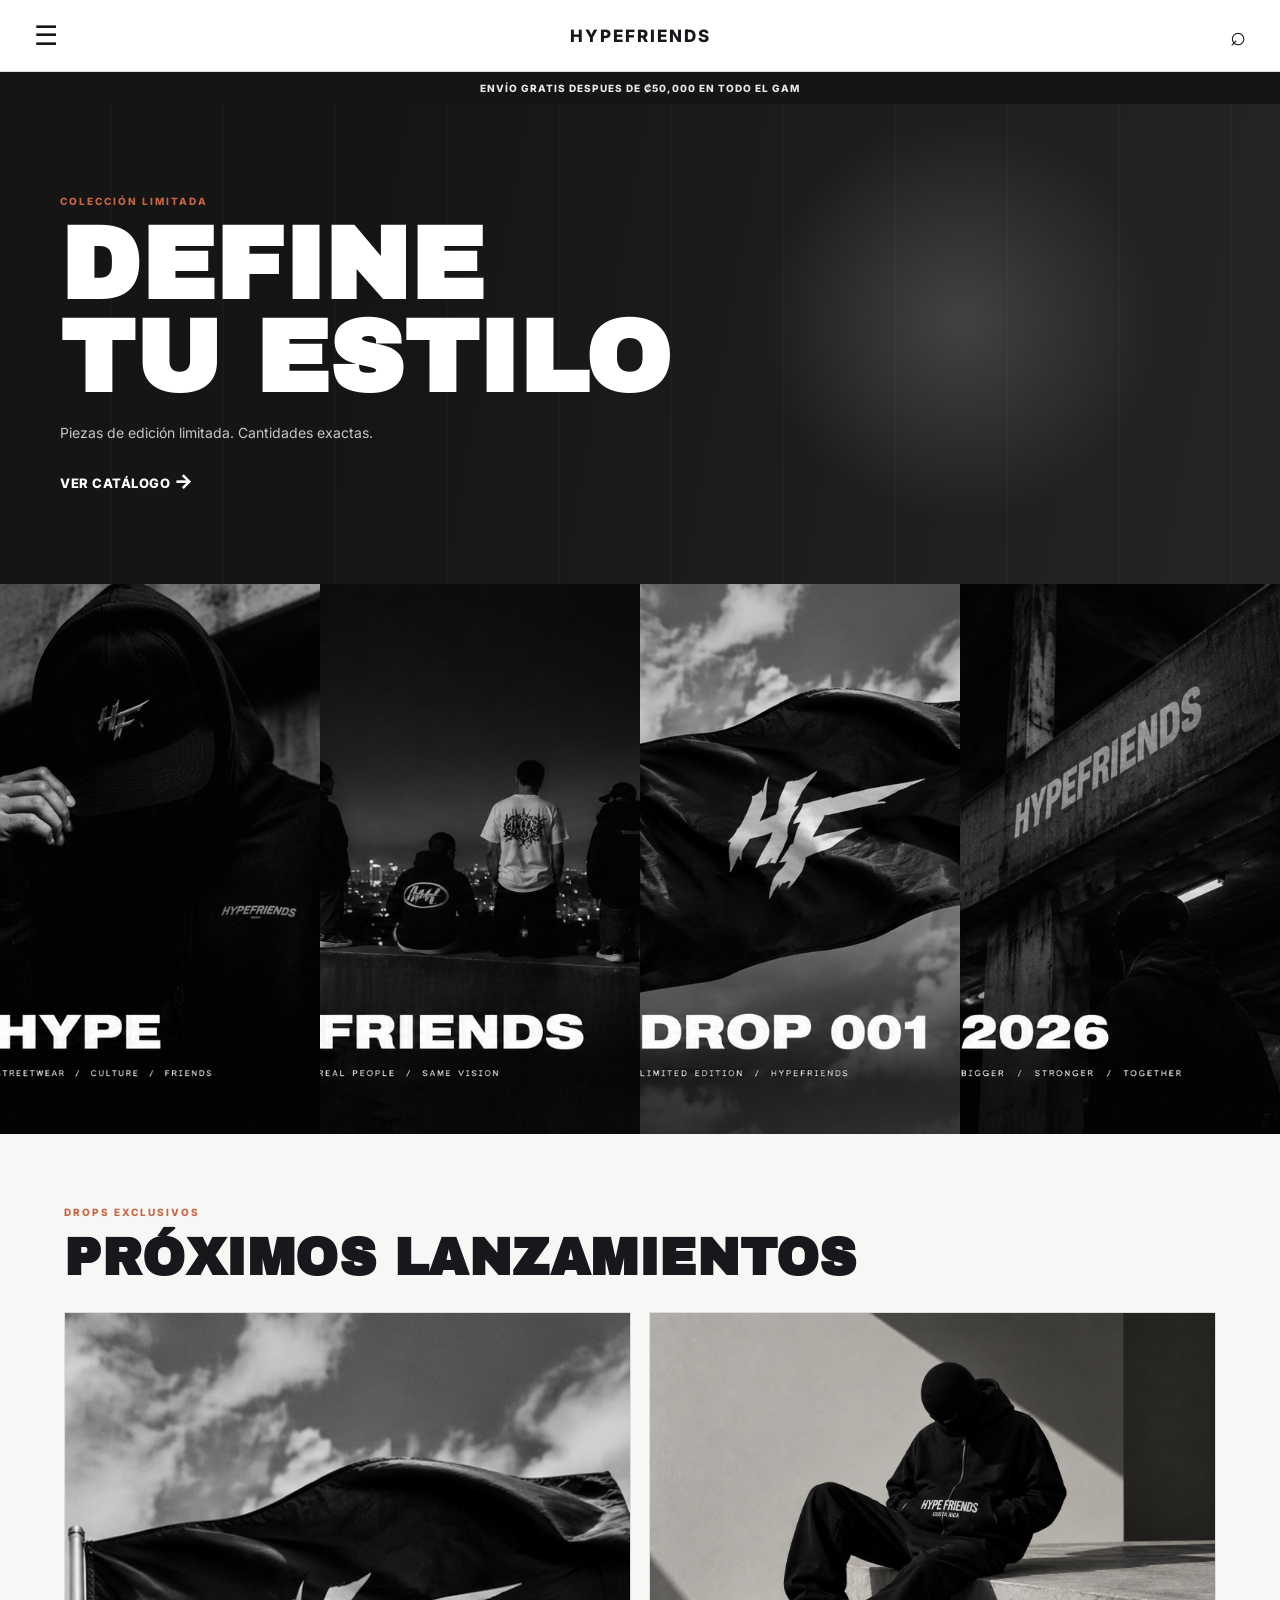
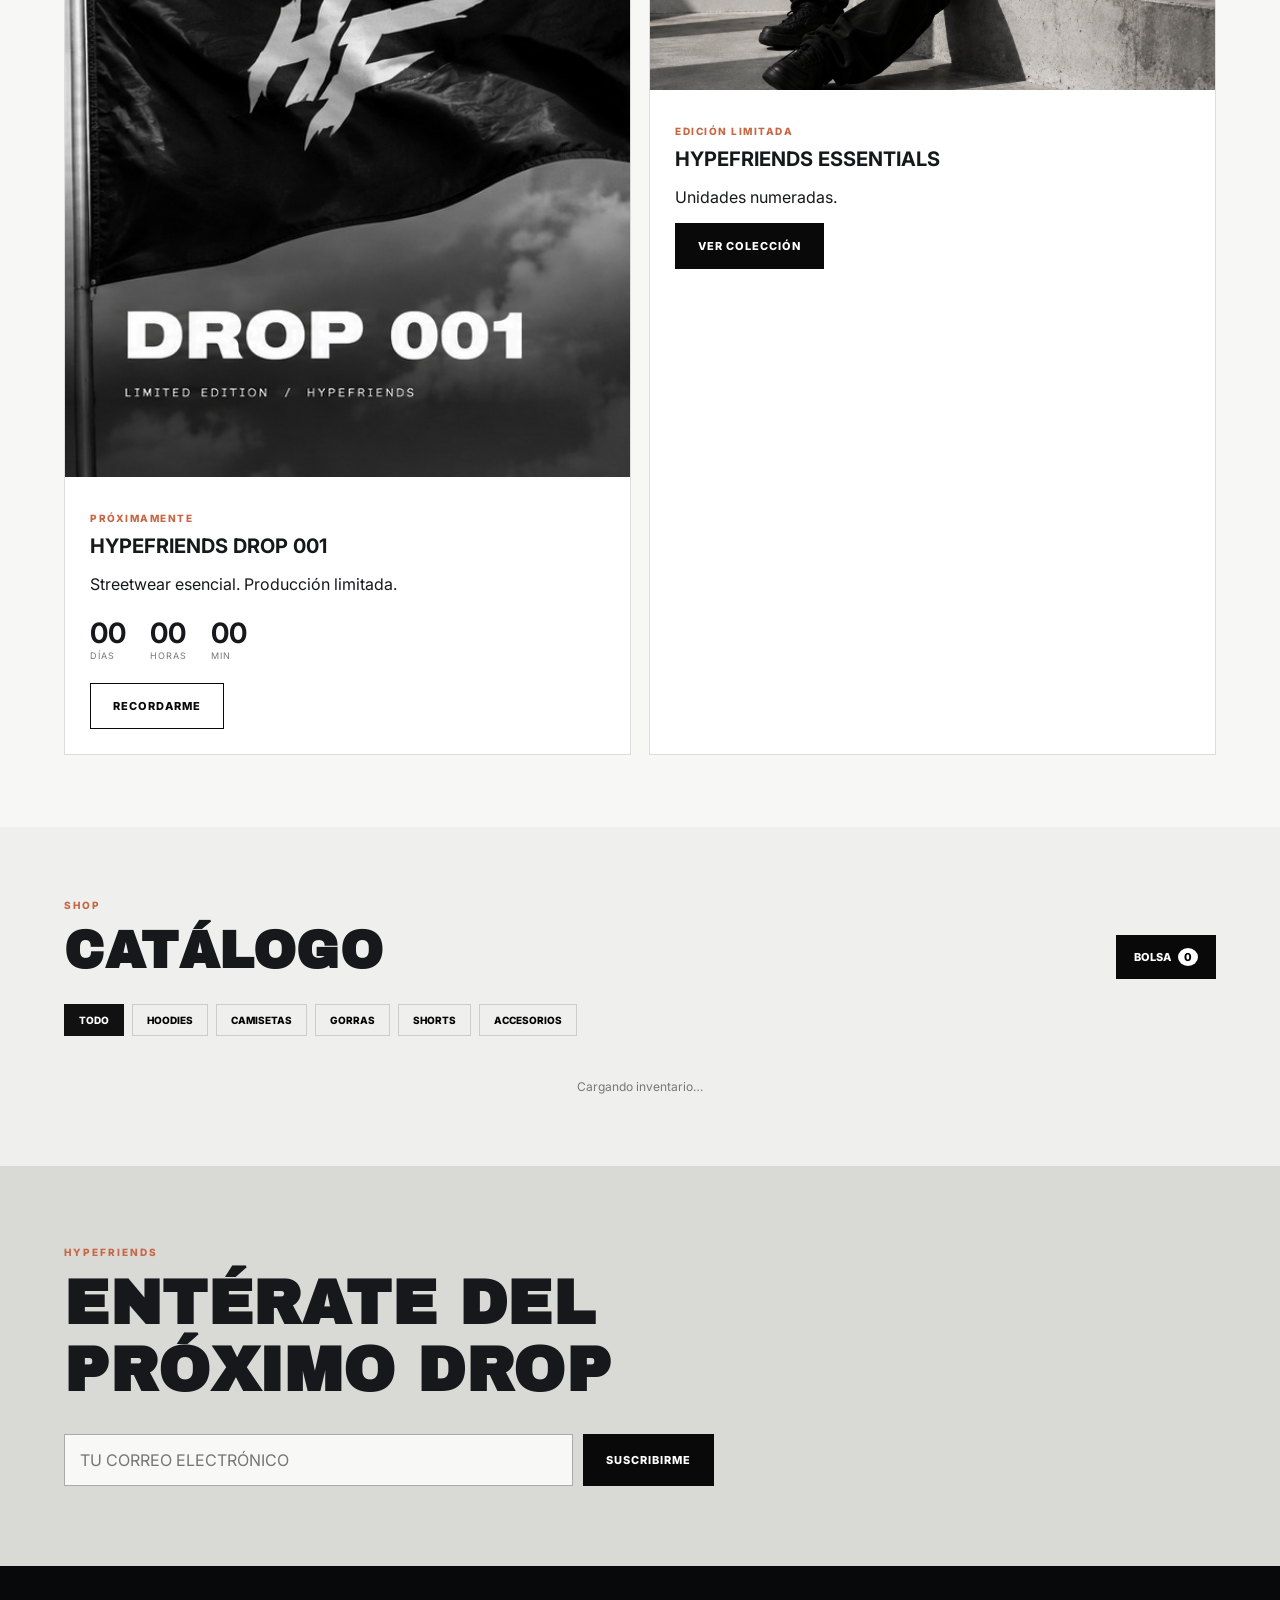
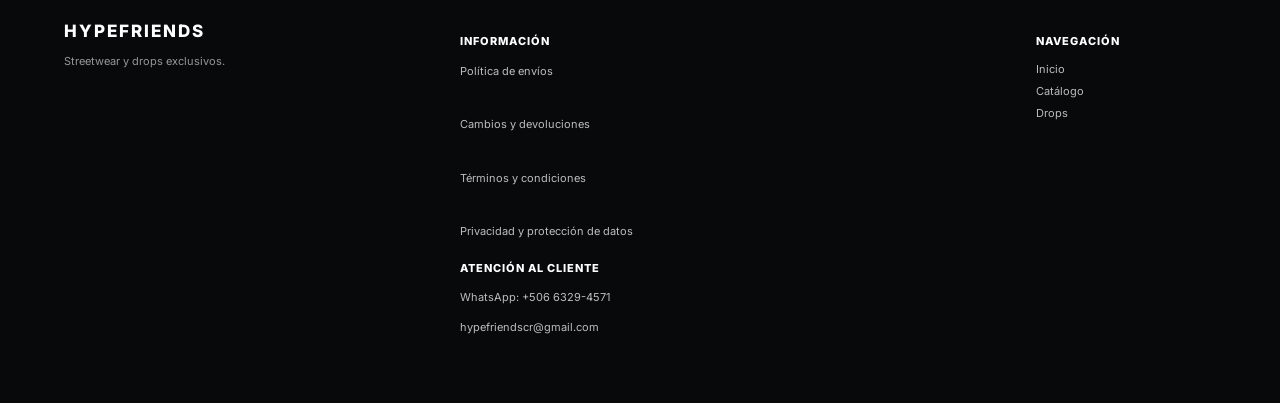
<file: index.html>
<!DOCTYPE html>
<html lang="es">
<head>
  <meta charset="UTF-8" />

  <meta
    name="viewport"
    content="width=device-width, initial-scale=1.0"
  />

  <meta
    name="theme-color"
    content="#090909"
  />

  <meta
    name="description"
    content="HYPEFRIENDS — Streetwear y drops exclusivos."
  />
  <meta
    name="supabase-url"
    content="https://ynowgseafcpcfgvsmkub.supabase.co"
  />
  <meta
    name="supabase-publishable-key"
    content="sb_publishable_2DSB2bN-_Q4JAm5WO4QruA_E4sXrEuH"
  />
  <meta
    name="turnstile-site-key"
    content="0x4AAAAAAF0O3Pl5y2mQ7Zlf"
  />

  <title>HYPEFRIENDS — Streetwear & Drops Exclusivos</title>
  <link rel="icon" type="image/jpeg" href="img/1.png">

  <link
    rel="stylesheet"
    href="styles.css"
  />
</head>

<body>

  <!-- =========================================
       TOAST / MENSAJES
  ========================================== -->

  <div id="toast"></div>


  <!-- =========================================
       HEADER
  ========================================== -->

  <header class="site-header">

    <button
      class="icon-btn"
      id="menuBtn"
      aria-label="Abrir menú"
      type="button"
    >
      ☰
    </button>

    <a
      href="#inicio"
      class="logo"
    >
      HYPEFRIENDS
    </a>

    <button
      class="icon-btn"
      id="searchBtn"
      aria-label="Buscar"
      type="button"
    >
      ⌕
    </button>

  </header>


  <!-- =========================================
       ANUNCIO
  ========================================== -->

  <div class="announcement">
    ENVÍO GRATIS DESPUES DE ₡50,000 EN TODO EL GAM
  </div>


  <!-- =========================================
       MENÚ LATERAL
  ========================================== -->

  <aside
    class="drawer"
    id="drawer"
  >

    <div class="drawer-head">

      <span class="logo">
        HYPEFRIENDS
      </span>

      <button
        class="icon-btn"
        id="closeMenu"
        aria-label="Cerrar menú"
        type="button"
      >
        ×
      </button>

    </div>


    <nav>

      <a
        href="#inicio"
        class="nav-link"
      >
        Inicio
      </a>

      <a
        href="#catalogo"
        class="nav-link"
      >
        Catálogo
      </a>

      <a
        href="#drops"
        class="nav-link"
      >
        Drops
      </a>

      <a
        href="#contacto"
        class="nav-link"
      >
        Contacto
      </a>

    </nav>


    <div class="drawer-footer">
      STREETWEAR Y DROPS EXCLUSIVOS.
    </div>

  </aside>


  <!-- =========================================
       OVERLAY
  ========================================== -->

  <div
    class="overlay"
    id="overlay"
  ></div>


  <!-- =========================================
       BUSCADOR
  ========================================== -->

  <section
    class="search-panel"
    id="searchPanel"
    aria-label="Buscar productos"
  >

    <input
      id="searchInput"
      type="search"
      placeholder="Buscar producto..."
      autocomplete="off"
    />

    <button
      class="icon-btn"
      id="closeSearch"
      aria-label="Cerrar búsqueda"
      type="button"
    >
      ×
    </button>

  </section>


  <!-- =========================================
       CONTENIDO PRINCIPAL
  ========================================== -->

  <main>


    <!-- =======================================
         HERO
    ======================================== -->

    <section
      class="hero"
      id="inicio"
    >

      <div class="hero-copy">

        <p class="eyebrow">
          COLECCIÓN LIMITADA
        </p>

        <h1>
          DEFINE<br />
          TU ESTILO
        </h1>

        <p>
          Piezas de edición limitada.
          Cantidades exactas.
        </p>

        <a
          href="#catalogo"
          class="text-link"
        >
          VER CATÁLOGO
          <span>→</span>
        </a>

      </div>

      <div class="hero-noise"></div>

    </section>


  <!-- =======================================
     EDITORIAL HYPEFRIENDS
======================================== -->

<section
  class="editorial-strip"
  aria-label="Estilo Hypefriends"
>

  <div class="editorial-item">

    <img
      src="./assets/editorial-1-hype.jpg"
      alt="HYPE"
    >

    <div class="editorial-overlay"></div>

    <div class="editorial-content">
      <span>HYPE</span>
      <small>STREETWEAR / CULTURE / FRIENDS</small>
    </div>

  </div>


  <div class="editorial-item">

    <img
      src="./assets/editorial-2-friends.jpg"
      alt="FRIENDS"
    >

    <div class="editorial-overlay"></div>

    <div class="editorial-content">
      <span>FRIENDS</span>
      <small>REAL PEOPLE / SAME VISION</small>
    </div>

  </div>


  <div class="editorial-item">

    <img
      src="./assets/editorial-3-drop-001.jpg"
      alt="DROP 001"
    >

    <div class="editorial-overlay"></div>

    <div class="editorial-content">
      <span>DROP 001</span>
      <small>LIMITED EDITION / HYPEFRIENDS</small>
    </div>

  </div>


  <div class="editorial-item">

    <img
      src="./assets/editorial-4-2026.jpg"
      alt="2026"
    >

    <div class="editorial-overlay"></div>

    <div class="editorial-content">
      <span>2026</span>
      <small>BIGGER / STRONGER / TOGETHER</small>
    </div>

  </div>

</section>

    <!-- =======================================
         DROPS
    ======================================== -->

    <section
      class="section"
      id="drops"
    >

      <p class="eyebrow">
        DROPS EXCLUSIVOS
      </p>

      <h2>
        PRÓXIMOS LANZAMIENTOS
      </h2>


      <div class="drop-grid">


        <!-- DROP 1 -->
<article class="drop-card">

  <div class="drop-image drop-one">
    <img
      src="img/editorial-3-drop-001.jpg"
      alt="HYPEFRIENDS DROP 001"
    >
  </div>

  <div class="drop-info">

            <p class="drop-status">
              PRÓXIMAMENTE
            </p>

            <h3>
              HYPEFRIENDS DROP 001
            </h3>

            <p>
              Streetwear esencial.
              Producción limitada.
            </p>


            <div
              class="countdown"
              data-date="2026-11-28T18:00:00-06:00"
            >

              <div>
                <b id="days">00</b>
                <small>DÍAS</small>
              </div>

              <div>
                <b id="hours">00</b>
                <small>HORAS</small>
              </div>

              <div>
                <b id="minutes">00</b>
                <small>MIN</small>
              </div>

            </div>


            <button
              class="btn outline"
              id="notifyBtn"
              type="button"
            >
              RECORDARME
            </button>

          </div>

        </article>


        <!-- DROP 2 -->
<article class="drop-card">

  <div class="drop-image drop-two">
    <img
      src="img/drop-essentials.jpg.png"
      alt="HYPEFRIENDS Essentials"
    >
  </div>

  <div class="drop-info">

    <p class="drop-status">
      EDICIÓN LIMITADA
    </p>

    <h3>
      HYPEFRIENDS ESSENTIALS
    </h3>

    <p>
      Unidades numeradas.
    </p>

    <button
      class="btn dark"
      id="viewCollectionBtn"
      type="button"
      onclick="document.querySelector('#catalogo').scrollIntoView({behavior:'smooth'})"
    >
      VER COLECCIÓN
    </button>

  </div>

</article>

        </article>

      </div>

    </section>


    <!-- =======================================
         CATÁLOGO
    ======================================== -->

    <section
      class="section catalog-section"
      id="catalogo"
    >


      <!-- ENCABEZADO -->

      <div class="section-head">

        <div>

          <p class="eyebrow">
            SHOP
          </p>

          <h2>
            CATÁLOGO
          </h2>

        </div>


        <button
          class="cart-button"
          id="cartBtn"
          type="button"
          aria-label="Abrir bolsa"
        >
          BOLSA

          <span id="cartCount">
            0
          </span>

        </button>

      </div>


      <!-- =====================================
           FILTROS
      ====================================== -->

      <div
        class="filters"
        aria-label="Filtrar productos"
      >

        <button
          class="filter active"
          data-filter="all"
          type="button"
        >
          TODO
        </button>

        <button
          class="filter"
          data-filter="hoodie"
          type="button"
        >
          HOODIES
        </button>

        <button
          class="filter"
          data-filter="tee"
          type="button"
        >
          CAMISETAS
        </button>

        <button
          class="filter"
          data-filter="cap"
          type="button"
        >
          GORRAS
        </button>

        <button
          class="filter"
          data-filter="short"
          type="button"
        >
          SHORTS
        </button>

        <button
          class="filter"
          data-filter="accessory"
          type="button"
        >
          ACCESORIOS
        </button>

      </div>


      <!-- =====================================
           PRODUCTOS
           
           app.js genera los productos aquí.
      ====================================== -->

      <div
        class="product-grid"
        id="productGrid"
      ></div>
      <p class="catalog-sync-status" id="catalogSyncStatus" role="status" aria-live="polite">Cargando inventario…</p>

    </section>

  </main>


  <!-- =========================================
       NEWSLETTER
  ========================================== -->

  <section
    class="newsletter"
    id="contacto"
  >

    <p class="eyebrow">
      HYPEFRIENDS
    </p>

    <h2>
      ENTÉRATE DEL PRÓXIMO DROP
    </h2>


    <form
      id="newsletterForm"
    >

      <input
        type="email"
        id="email"
        placeholder="TU CORREO ELECTRÓNICO"
        autocomplete="email"
        required
      />

      <button
        class="btn dark"
        type="submit"
      >
        SUSCRIBIRME
      </button>

    </form>

  </section>


  <!-- =========================================
       FOOTER
  ========================================== -->

  <footer>

    <div>

      <div class="footer-logo">
        HYPEFRIENDS
      </div>

      <p>
        Streetwear y drops exclusivos.
      </p>

    </div>


    <div>

      <p class="footer-label">
        INFORMACIÓN
      </p>

      <p>
        
<p class="footer-links">
  <a href="informacion.html#envios">Política de envíos</a><br>

  <a href="informacion.html#cambios">Cambios y devoluciones</a><br>

  <a href="informacion.html#terminos">Términos y condiciones</a><br>

  <a href="informacion.html#privacidad">Privacidad y protección de datos</a>
</p>

<p class="footer-label" style="margin-top:18px">
  ATENCIÓN AL CLIENTE
</p>

<p>
  <a href="https://wa.me/50663294571" target="_blank" rel="noopener">
    WhatsApp: +506 6329-4571
  </a>
</p>

<p>
  <a href="mailto:hypefriendscr@gmail.com">
    hypefriendscr@gmail.com
  </a>
</p>

      </p>

    </div>


    <div>

      <p class="footer-label">
        NAVEGACIÓN
      </p>

      <a href="#inicio">
        Inicio
      </a>

      <a href="#catalogo">
        Catálogo
      </a>

      <a href="#drops">
        Drops
      </a>

    </div>

  </footer>


  <!-- =========================================
       BOLSA / CARRITO
  ========================================== -->

  <div
    class="cart"
    id="cart"
    aria-label="Bolsa de compras"
  >

    <div class="cart-head">

      <h2>
        TU BOLSA
      </h2>

      <button
        class="icon-btn"
        id="closeCart"
        aria-label="Cerrar bolsa"
        type="button"
      >
        ×
      </button>

    </div>

    <section
      class="checkout-modal"
      id="checkoutModal"
      role="dialog"
      aria-modal="true"
      aria-labelledby="checkoutTitle"
      aria-hidden="true"
    >
      <div class="checkout-card">
        <button class="icon-btn checkout-close" id="checkoutClose" type="button" aria-label="Cerrar checkout">×</button>
        <div id="checkoutFormView">
          <p class="eyebrow">COMPRA SEGURA</p>
          <h2 id="checkoutTitle">FINALIZAR COMPRA</h2>
          <div id="checkoutQuote" class="checkout-quote">Calculando disponibilidad y envío…</div>
          <form id="checkoutForm" class="checkout-form">
            <label>Nombre completo<input id="checkoutName" name="name" maxlength="200" autocomplete="name" required></label>
            <div class="checkout-contact-grid">
              <label>Teléfono<input id="checkoutPhone" name="phone" type="tel" maxlength="50" autocomplete="tel" placeholder="8888-8888"></label>
              <label>Correo<input id="checkoutEmail" name="email" type="email" maxlength="320" autocomplete="email"></label>
            </div>
            <p class="checkout-helper">Indica al menos un medio de contacto.</p>
            <label>Zona de entrega<select id="checkoutDeliveryZone" name="deliveryZone" required>
              <option value="gam">Dentro del GAM · ₡2.000 de envío</option>
              <option value="outside_gam">Fuera del GAM · ₡3.500 de envío</option>
            </select></label>
            <p class="checkout-helper">Envío gratis en compras superiores a ₡50.000.</p>
            <label>Dirección de entrega<textarea id="checkoutAddress" name="address" maxlength="1000" autocomplete="street-address" required></textarea></label>
            <label>Método de pago<select id="checkoutPaymentMethod" name="paymentMethod" required>
              <option value="bank_transfer">Transferencia bancaria</option>
              <option value="sinpe_movil">SINPE Móvil</option>
              <option value="cash_on_delivery">Pago contra entrega</option>
            </select></label>
            <div id="checkoutPaymentHint" class="checkout-payment-hint"></div>
            <label id="checkoutProofLabel">Comprobante de pago (opcional)
              <input id="checkoutProof" name="proof" type="file" accept="image/jpeg,image/png,image/webp,application/pdf">
            </label>
            <label>Notas del pedido (opcional)<textarea id="checkoutNotes" name="notes" maxlength="2000"></textarea></label>
            <div id="turnstileWidget"></div>
            <p id="checkoutError" class="checkout-error" role="status" aria-live="polite"></p>
            <button id="checkoutSubmit" class="btn dark checkout-submit" type="submit" disabled>CONTINUAR</button>
            <button id="checkoutBack" class="btn outline checkout-back" type="button">VOLVER AL CARRITO</button>
          </form>
        </div>
        <div id="checkoutSuccessView" class="checkout-success" hidden>
          <p class="eyebrow">PEDIDO REGISTRADO</p>
          <h2 id="checkoutSuccessTitle">GRACIAS POR TU COMPRA</h2>
          <p id="checkoutSuccessNumber"></p>
          <p id="checkoutSuccessInstructions"></p>
          <p class="checkout-helper">El pago quedará pendiente hasta que HYPEFRIENDS verifique el dinero recibido.</p>
          <button id="checkoutDone" class="btn dark checkout-submit" type="button">SEGUIR COMPRANDO</button>
        </div>
      </div>
    </section>


    <div id="cartItems"></div>


    <div class="cart-bottom">

      <div class="total-row">

        <span>
          Subtotal
        </span>

        <strong id="cartTotal">
          ₡0
        </strong>

      </div>


      <button
        class="btn checkout"
        id="checkoutBtn"
        type="button"
      >
        CONTINUAR AL PAGO
      </button>

    </div>

  </div>


  <!-- =========================================
       MODAL DEL PRODUCTO
       
       IMPORTANTE:
       La imagen se inserta mediante app.js.
       El CSS controla que nunca se salga
       del espacio disponible.
  ========================================== -->

  <div
    class="product-modal"
    id="productModal"
    role="dialog"
    aria-modal="true"
    aria-label="Detalle del producto"
  >

    <div class="modal-card">


      <!-- BOTÓN CERRAR -->

      <button
        class="icon-btn modal-close"
        id="modalClose"
        aria-label="Cerrar producto"
        type="button"
      >
        ×
      </button>


      <!-- =====================================
           IMAGEN DEL PRODUCTO
           
           app.js coloca aquí:
           
           <img
             src="..."
             alt="..."
           >
           
           El CSS se encarga de:
           - width: 100%
           - height: 100%
           - object-fit: contain
           - evitar que la imagen se haga gigante
      ====================================== -->

      <div
        id="modalImage"
        class="modal-image"
      ></div>


      <!-- =====================================
           INFORMACIÓN DEL PRODUCTO
      ====================================== -->

      <div class="modal-copy">

        <p class="eyebrow">
          HYPEFRIENDS
        </p>


        <h2 id="modalName">
        </h2>


        <p id="modalDescription">
        </p>

        <p id="modalAvailability" class="product-stock" aria-live="polite"></p>


        <strong id="modalPrice">
        </strong>


        <!-- TALLAS -->

        <div
          class="sizes"
          id="sizes"
          aria-label="Seleccionar talla"
        ></div>


        <!-- AGREGAR -->

        <button
          class="btn dark"
          id="modalAddBtn"
          type="button"
        >
          AGREGAR A LA BOLSA
        </button>

      </div>

    </div>

  </div>


  <!-- =========================================
       JAVASCRIPT
  ========================================== -->

  <script src="app.js?v=24"></script>
  <script src="https://challenges.cloudflare.com/turnstile/v0/api.js?render=explicit" async defer></script>

</body>
</html>
</file>
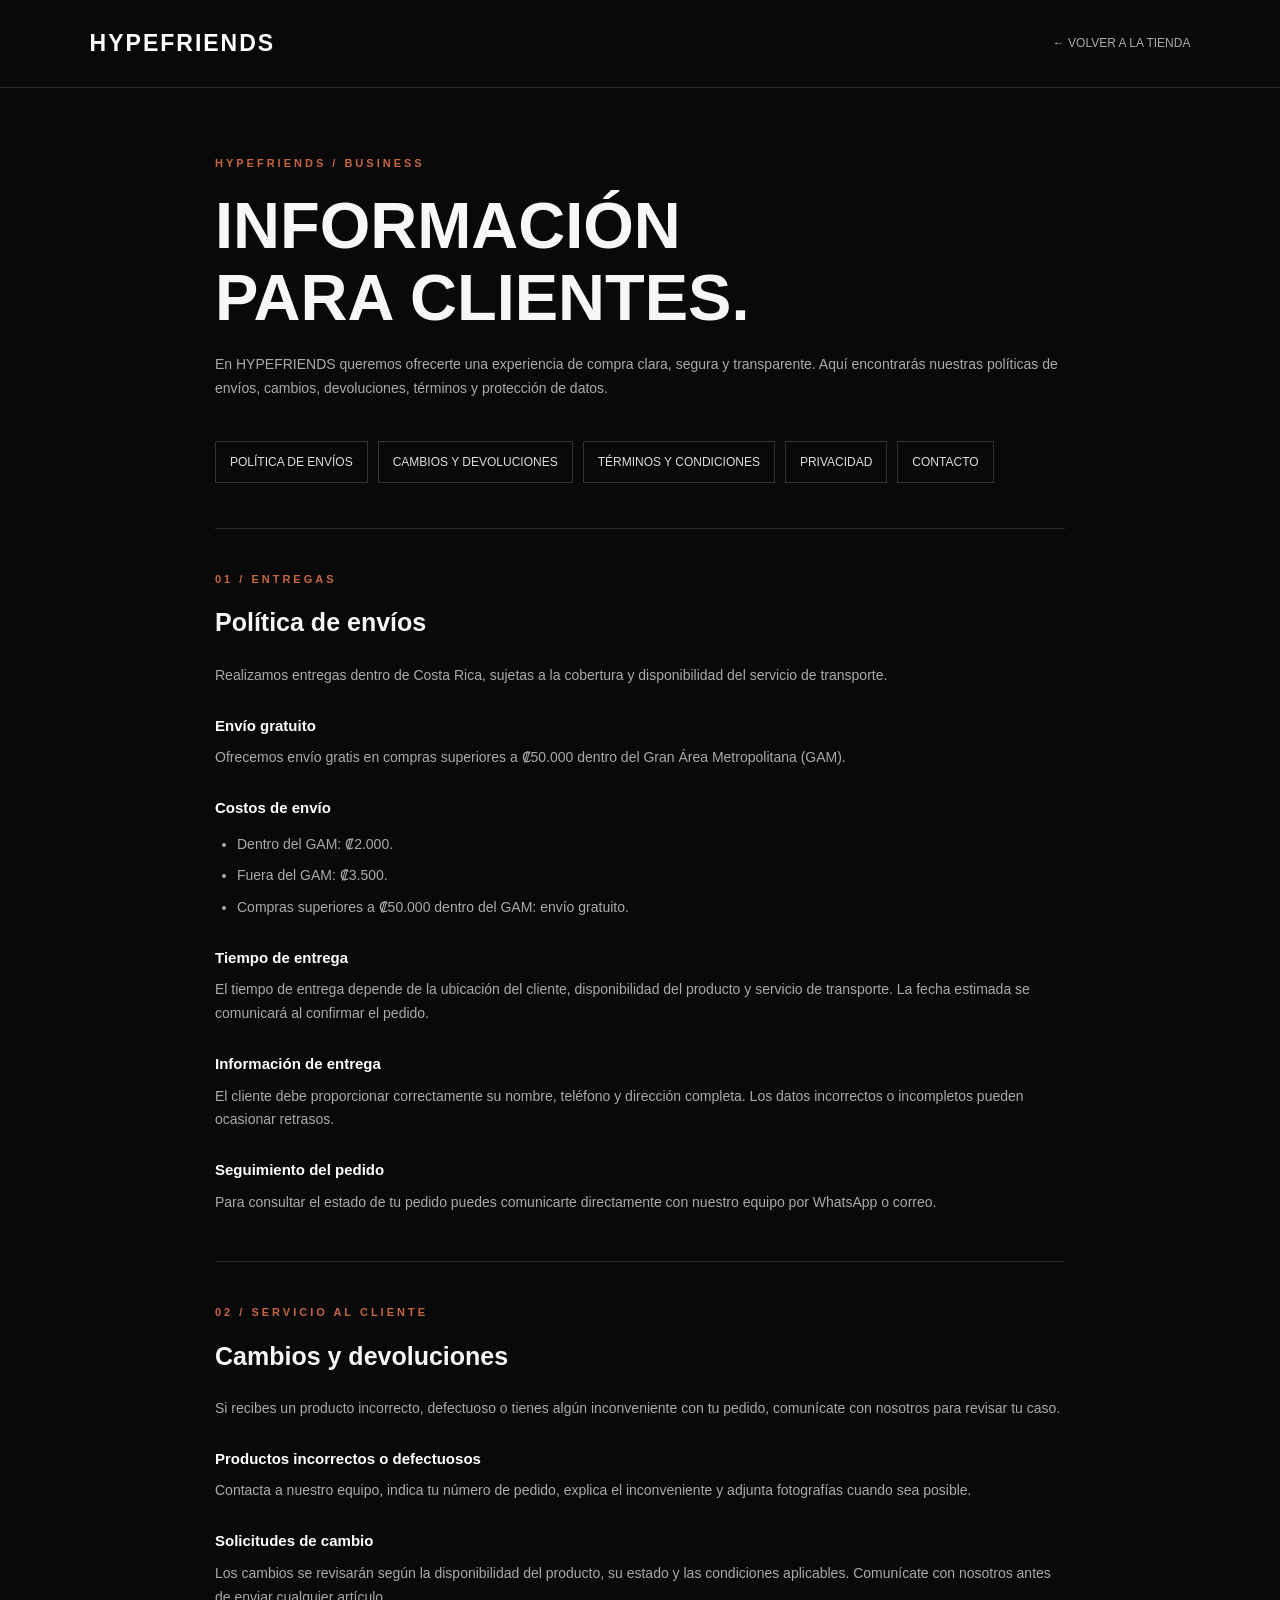
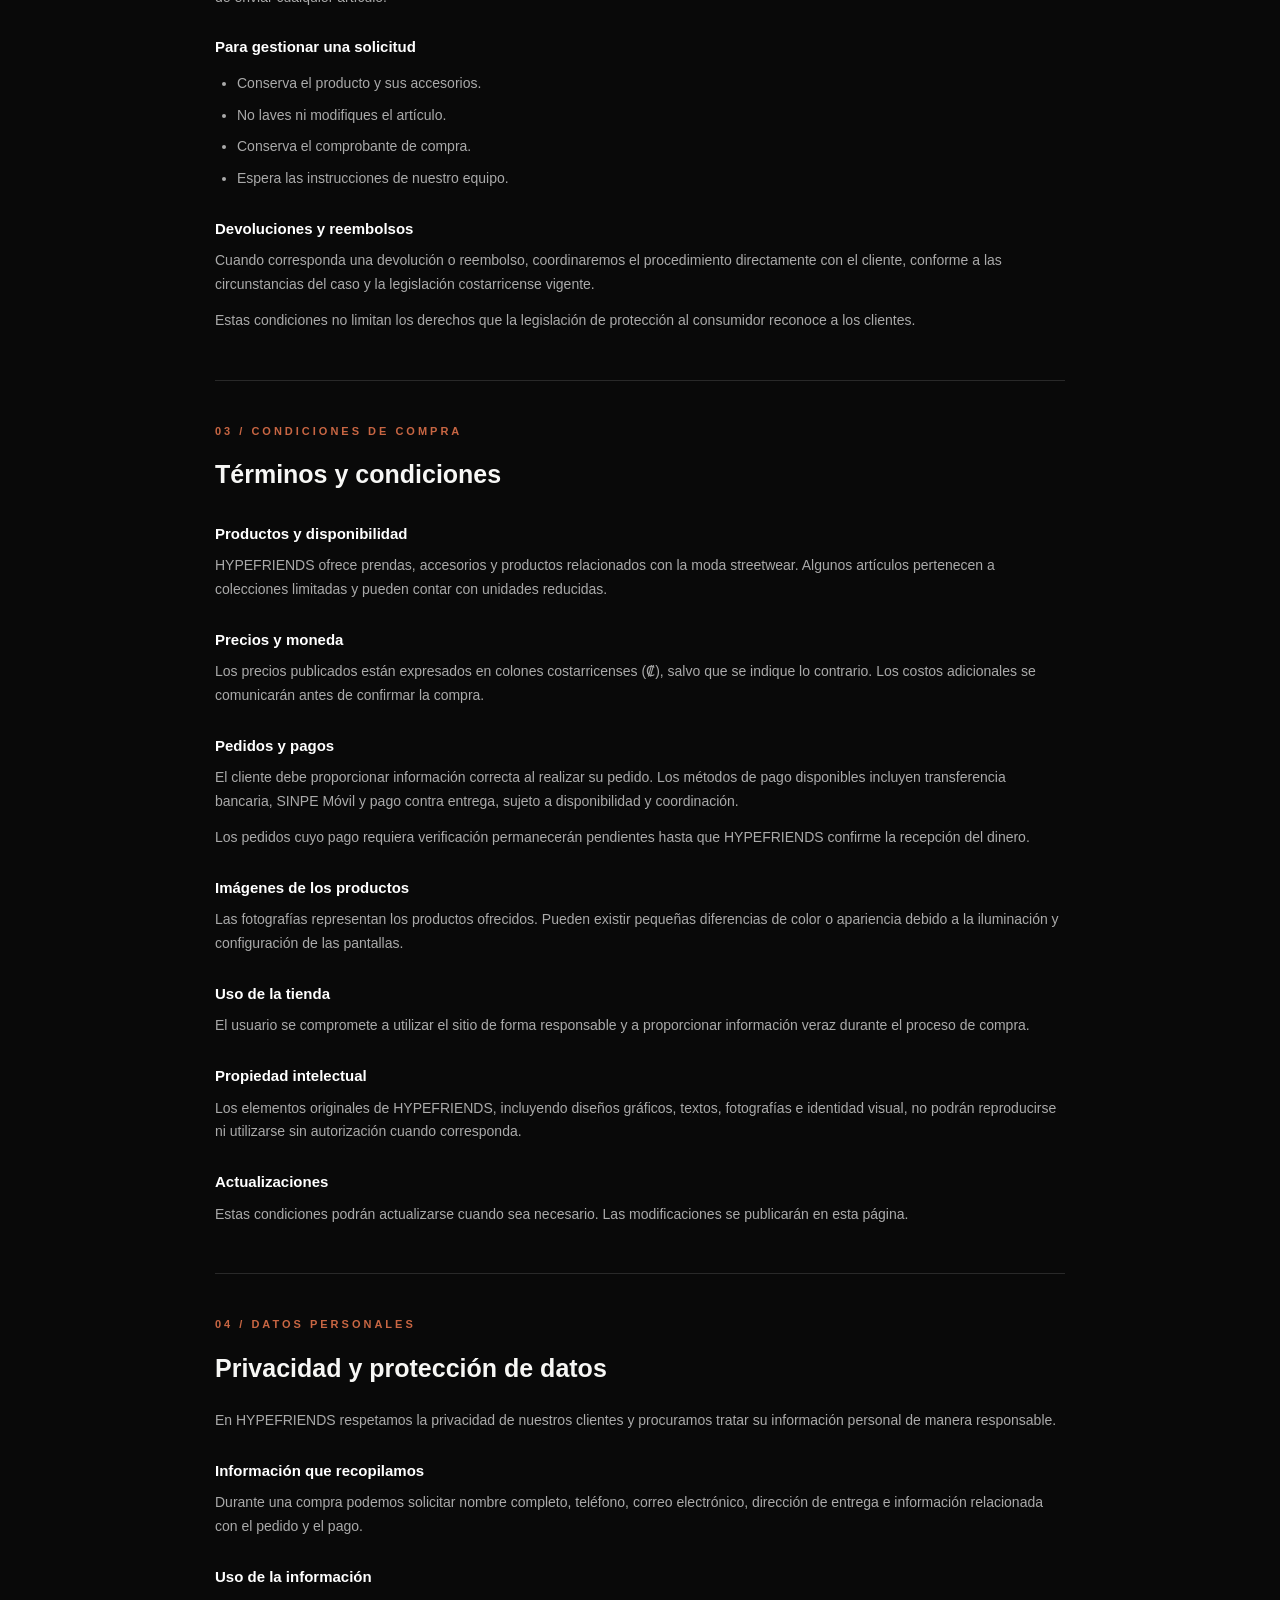
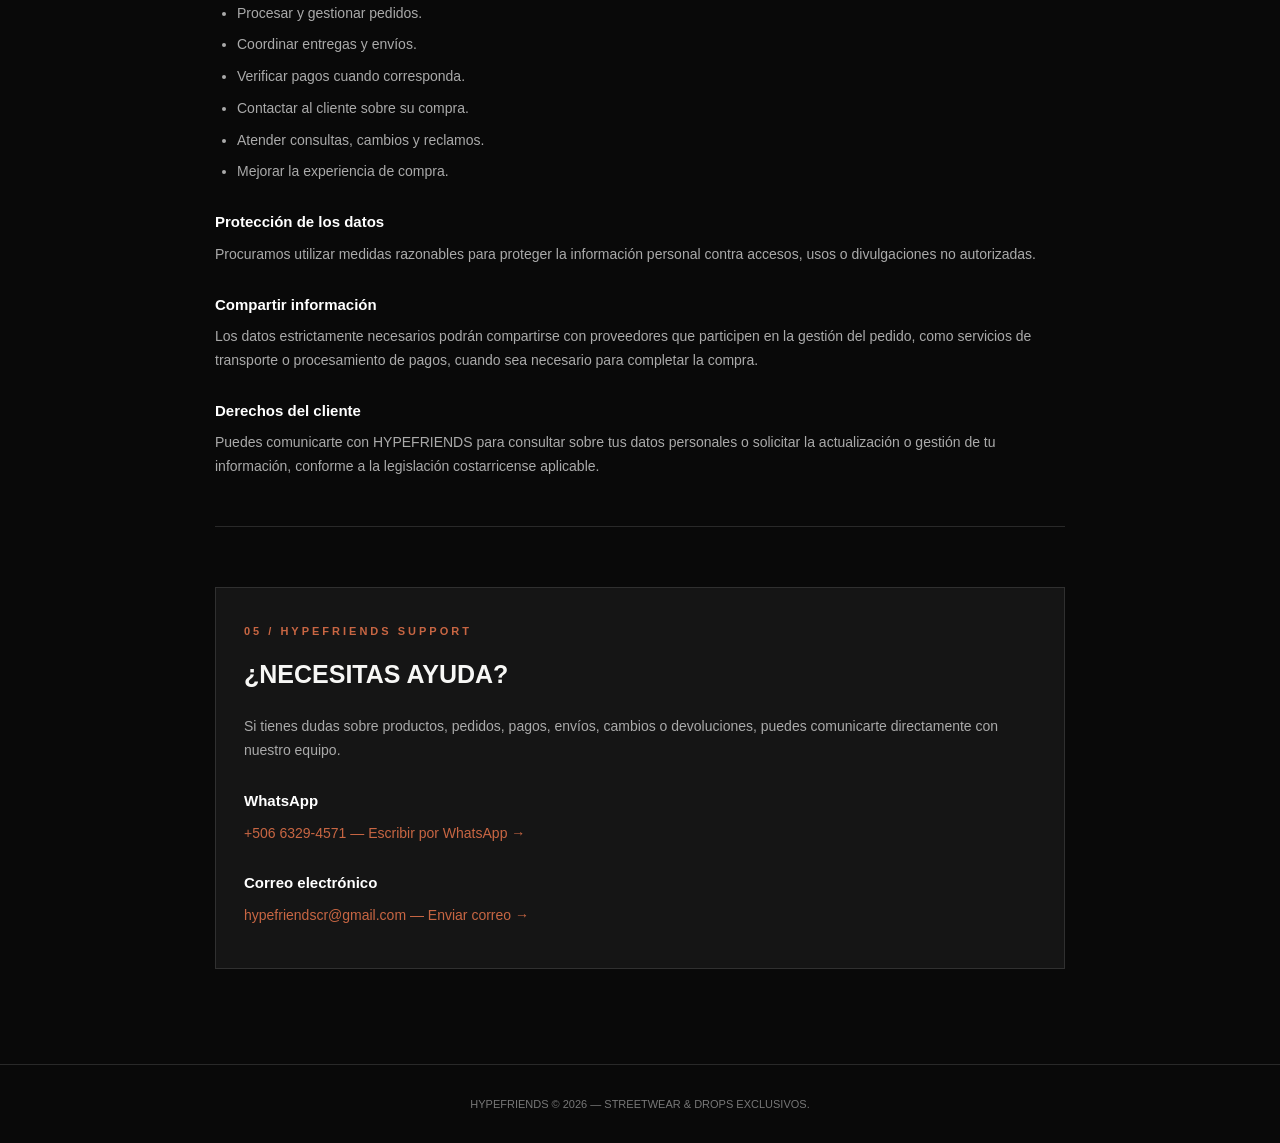
<file: informacion.html>
<!DOCTYPE html>
<html lang="es">
<head>
  <meta charset="UTF-8">
  <meta name="viewport" content="width=device-width, initial-scale=1.0">
  <meta name="theme-color" content="#090909">
  <meta name="description" content="Información para clientes de HYPEFRIENDS: envíos, cambios, devoluciones, términos y privacidad.">
  <title>Información para clientes | HYPEFRIENDS</title>

  <style>
    * {
      margin: 0;
      padding: 0;
      box-sizing: border-box;
    }

    html {
      scroll-behavior: smooth;
    }

    body {
      background: #090909;
      color: #f7f7f5;
      font-family: Arial, sans-serif;
      line-height: 1.7;
    }

    header {
      padding: 24px 7%;
      border-bottom: 1px solid #292929;
      display: flex;
      justify-content: space-between;
      align-items: center;
    }

    .logo {
      color: white;
      font-size: 23px;
      font-weight: 900;
      letter-spacing: 2px;
      text-decoration: none;
    }

    .back {
      color: #aaa;
      text-decoration: none;
      font-size: 12px;
    }

    .container {
      max-width: 900px;
      margin: auto;
      padding: 60px 25px;
    }

    .tag {
      color: #c86643;
      font-size: 11px;
      font-weight: bold;
      letter-spacing: 3px;
    }

    h1 {
      font-size: clamp(38px, 7vw, 65px);
      line-height: 1.1;
      margin: 15px 0 20px;
    }

    .intro {
      color: #aaa;
      margin-bottom: 40px;
    }

    .quick-links {
      display: flex;
      flex-wrap: wrap;
      gap: 10px;
      margin-bottom: 45px;
    }

    .quick-links a {
      color: #ddd;
      border: 1px solid #333;
      padding: 10px 14px;
      text-decoration: none;
      font-size: 12px;
    }

    .quick-links a:hover {
      color: #c86643;
      border-color: #c86643;
    }

    section {
      padding: 35px 0;
      border-top: 1px solid #292929;
      scroll-margin-top: 25px;
    }

    h2 {
      font-size: 25px;
      margin: 10px 0 20px;
    }

    h3 {
      font-size: 15px;
      color: white;
      margin: 25px 0 8px;
    }

    p, li {
      color: #aaa;
      font-size: 14px;
    }

    p {
      margin-bottom: 12px;
    }

    ul {
      padding-left: 22px;
      margin: 12px 0;
    }

    li {
      margin-bottom: 8px;
    }

    .contact-box {
      background: #151515;
      border: 1px solid #303030;
      padding: 28px;
      margin-top: 25px;
    }

    .contact-box a {
      color: #c86643;
      text-decoration: none;
    }

    .contact-box a:hover {
      color: white;
    }

    footer {
      border-top: 1px solid #292929;
      padding: 30px;
      text-align: center;
      color: #777;
      font-size: 11px;
    }

    @media(max-width:600px) {
      header {
        padding: 20px;
      }

      .container {
        padding: 40px 22px;
      }

      .quick-links {
        flex-direction: column;
      }

      .quick-links a {
        text-align: center;
      }
    }
  </style>
</head>

<body>

  <header>
    <a href="index.html" class="logo">HYPEFRIENDS</a>
    <a href="index.html" class="back">← VOLVER A LA TIENDA</a>
  </header>

  <main class="container">

    <span class="tag">HYPEFRIENDS / BUSINESS</span>

    <h1>INFORMACIÓN<br>PARA CLIENTES.</h1>

    <p class="intro">
      En HYPEFRIENDS queremos ofrecerte una experiencia de compra
      clara, segura y transparente. Aquí encontrarás nuestras
      políticas de envíos, cambios, devoluciones, términos
      y protección de datos.
    </p>

    <nav class="quick-links">
      <a href="#envios">POLÍTICA DE ENVÍOS</a>
      <a href="#cambios">CAMBIOS Y DEVOLUCIONES</a>
      <a href="#terminos">TÉRMINOS Y CONDICIONES</a>
      <a href="#privacidad">PRIVACIDAD</a>
      <a href="#contacto">CONTACTO</a>
    </nav>

    <!-- POLÍTICA DE ENVÍOS -->
    <section id="envios">
      <span class="tag">01 / ENTREGAS</span>
      <h2>Política de envíos</h2>

      <p>
        Realizamos entregas dentro de Costa Rica, sujetas a la
        cobertura y disponibilidad del servicio de transporte.
      </p>

      <h3>Envío gratuito</h3>
      <p>
        Ofrecemos envío gratis en compras superiores a
        ₡50.000 dentro del Gran Área Metropolitana (GAM).
      </p>

      <h3>Costos de envío</h3>
      <ul>
        <li>Dentro del GAM: ₡2.000.</li>
        <li>Fuera del GAM: ₡3.500.</li>
        <li>
          Compras superiores a ₡50.000 dentro del GAM:
          envío gratuito.
        </li>
      </ul>

      <h3>Tiempo de entrega</h3>
      <p>
        El tiempo de entrega depende de la ubicación del cliente,
        disponibilidad del producto y servicio de transporte.
        La fecha estimada se comunicará al confirmar el pedido.
      </p>

      <h3>Información de entrega</h3>
      <p>
        El cliente debe proporcionar correctamente su nombre,
        teléfono y dirección completa. Los datos incorrectos
        o incompletos pueden ocasionar retrasos.
      </p>

      <h3>Seguimiento del pedido</h3>
      <p>
        Para consultar el estado de tu pedido puedes comunicarte
        directamente con nuestro equipo por WhatsApp o correo.
      </p>
    </section>

    <!-- CAMBIOS Y DEVOLUCIONES -->
    <section id="cambios">
      <span class="tag">02 / SERVICIO AL CLIENTE</span>
      <h2>Cambios y devoluciones</h2>

      <p>
        Si recibes un producto incorrecto, defectuoso o tienes
        algún inconveniente con tu pedido, comunícate con nosotros
        para revisar tu caso.
      </p>

      <h3>Productos incorrectos o defectuosos</h3>
      <p>
        Contacta a nuestro equipo, indica tu número de pedido,
        explica el inconveniente y adjunta fotografías cuando
        sea posible.
      </p>

      <h3>Solicitudes de cambio</h3>
      <p>
        Los cambios se revisarán según la disponibilidad del
        producto, su estado y las condiciones aplicables.
        Comunícate con nosotros antes de enviar cualquier artículo.
      </p>

      <h3>Para gestionar una solicitud</h3>
      <ul>
        <li>Conserva el producto y sus accesorios.</li>
        <li>No laves ni modifiques el artículo.</li>
        <li>Conserva el comprobante de compra.</li>
        <li>Espera las instrucciones de nuestro equipo.</li>
      </ul>

      <h3>Devoluciones y reembolsos</h3>
      <p>
        Cuando corresponda una devolución o reembolso,
        coordinaremos el procedimiento directamente con
        el cliente, conforme a las circunstancias del caso
        y la legislación costarricense vigente.
      </p>

      <p>
        Estas condiciones no limitan los derechos que la
        legislación de protección al consumidor reconoce
        a los clientes.
      </p>
    </section>

    <!-- TÉRMINOS Y CONDICIONES -->
    <section id="terminos">
      <span class="tag">03 / CONDICIONES DE COMPRA</span>
      <h2>Términos y condiciones</h2>

      <h3>Productos y disponibilidad</h3>
      <p>
        HYPEFRIENDS ofrece prendas, accesorios y productos
        relacionados con la moda streetwear. Algunos artículos
        pertenecen a colecciones limitadas y pueden contar
        con unidades reducidas.
      </p>

      <h3>Precios y moneda</h3>
      <p>
        Los precios publicados están expresados en colones
        costarricenses (₡), salvo que se indique lo contrario.
        Los costos adicionales se comunicarán antes de
        confirmar la compra.
      </p>

      <h3>Pedidos y pagos</h3>
      <p>
        El cliente debe proporcionar información correcta
        al realizar su pedido. Los métodos de pago disponibles
        incluyen transferencia bancaria, SINPE Móvil y pago
        contra entrega, sujeto a disponibilidad y coordinación.
      </p>

      <p>
        Los pedidos cuyo pago requiera verificación permanecerán
        pendientes hasta que HYPEFRIENDS confirme la recepción
        del dinero.
      </p>

      <h3>Imágenes de los productos</h3>
      <p>
        Las fotografías representan los productos ofrecidos.
        Pueden existir pequeñas diferencias de color o apariencia
        debido a la iluminación y configuración de las pantallas.
      </p>

      <h3>Uso de la tienda</h3>
      <p>
        El usuario se compromete a utilizar el sitio de forma
        responsable y a proporcionar información veraz durante
        el proceso de compra.
      </p>

      <h3>Propiedad intelectual</h3>
      <p>
        Los elementos originales de HYPEFRIENDS, incluyendo
        diseños gráficos, textos, fotografías e identidad visual,
        no podrán reproducirse ni utilizarse sin autorización
        cuando corresponda.
      </p>

      <h3>Actualizaciones</h3>
      <p>
        Estas condiciones podrán actualizarse cuando sea necesario.
        Las modificaciones se publicarán en esta página.
      </p>
    </section>

    <!-- PRIVACIDAD -->
    <section id="privacidad">
      <span class="tag">04 / DATOS PERSONALES</span>
      <h2>Privacidad y protección de datos</h2>

      <p>
        En HYPEFRIENDS respetamos la privacidad de nuestros
        clientes y procuramos tratar su información personal
        de manera responsable.
      </p>

      <h3>Información que recopilamos</h3>
      <p>
        Durante una compra podemos solicitar nombre completo,
        teléfono, correo electrónico, dirección de entrega
        e información relacionada con el pedido y el pago.
      </p>

      <h3>Uso de la información</h3>
      <ul>
        <li>Procesar y gestionar pedidos.</li>
        <li>Coordinar entregas y envíos.</li>
        <li>Verificar pagos cuando corresponda.</li>
        <li>Contactar al cliente sobre su compra.</li>
        <li>Atender consultas, cambios y reclamos.</li>
        <li>Mejorar la experiencia de compra.</li>
      </ul>

      <h3>Protección de los datos</h3>
      <p>
        Procuramos utilizar medidas razonables para proteger
        la información personal contra accesos, usos o
        divulgaciones no autorizadas.
      </p>

      <h3>Compartir información</h3>
      <p>
        Los datos estrictamente necesarios podrán compartirse
        con proveedores que participen en la gestión del pedido,
        como servicios de transporte o procesamiento de pagos,
        cuando sea necesario para completar la compra.
      </p>

      <h3>Derechos del cliente</h3>
      <p>
        Puedes comunicarte con HYPEFRIENDS para consultar sobre
        tus datos personales o solicitar la actualización o
        gestión de tu información, conforme a la legislación
        costarricense aplicable.
      </p>
    </section>

    <!-- CONTACTO -->
    <section id="contacto">
      <div class="contact-box">
        <span class="tag">05 / HYPEFRIENDS SUPPORT</span>
        <h2>¿NECESITAS AYUDA?</h2>

        <p>
          Si tienes dudas sobre productos, pedidos, pagos,
          envíos, cambios o devoluciones, puedes comunicarte
          directamente con nuestro equipo.
        </p>

        <h3>WhatsApp</h3>
        <p>
          <a href="https://wa.me/50663294571"
             target="_blank" rel="noopener noreferrer">
            +506 6329-4571 — Escribir por WhatsApp →
          </a>
        </p>

        <h3>Correo electrónico</h3>
        <p>
          <a href="mailto:hypefriendscr@gmail.com">
            hypefriendscr@gmail.com — Enviar correo →
          </a>
        </p>
      </div>
    </section>

  </main>

  <footer>
    HYPEFRIENDS © 2026 — STREETWEAR & DROPS EXCLUSIVOS.
  </footer>

</body>
</html>
</file>
<file: styles.css>
@import url('https://fonts.googleapis.com/css2?family=Archivo+Black&family=Inter:wght@400;500;600;700;800&display=swap');


/* ===============================
   VARIABLES
   =============================== */

:root {
  --black: #090909;
  --ink: #17181b;
  --gray: #e9e9e7;
  --mid: #a8a8a8;
  --orange: #c86643;
  --white: #f7f7f5;
}


/* ===============================
   RESET
   =============================== */

* {
  box-sizing: border-box;
}

html {
  scroll-behavior: smooth;
}

body {
  margin: 0;

  background: var(--white);
  color: var(--ink);

  font-family: Inter, Arial, sans-serif;
}

body.modal-open {
  overflow: hidden;
}

button,
input {
  font: inherit;
}


/* ===============================
   HEADER
   =============================== */

.site-header {
  height: 72px;

  background: #fff;

  display: grid;
  grid-template-columns: 1fr auto 1fr;

  align-items: center;

  padding: 0 28px;

  position: sticky;
  top: 0;

  z-index: 20;

  border-bottom: 1px solid #ddd;
}

.logo,
.footer-logo {
  font-weight: 800;
  letter-spacing: 2px;

  text-decoration: none;

  color: var(--ink);

  font-size: 17px;
}

.icon-btn {
  background: none;
  border: 0;

  font-size: 27px;

  cursor: pointer;

  justify-self: start;

  color: inherit;
}

.site-header .icon-btn:last-child {
  justify-self: end;
}


/* ===============================
   ANNOUNCEMENT
   =============================== */

.announcement {
  height: 32px;

  background: #151515;
  color: #e9e9e9;

  text-align: center;

  font-size: 10px;

  letter-spacing: 1px;

  font-weight: 800;

  padding: 10px;
}


/* ===============================
   HERO
   =============================== */

.hero {
  height: 480px;

  background: #191919;

  position: relative;

  overflow: hidden;

  color: #fff;

  display: flex;

  align-items: center;

  padding: 60px;

  isolation: isolate;
}

.hero::after {
  content: "";

  position: absolute;

  inset: 0;

  background:
    radial-gradient(
      circle at 75% 45%,
      #424242 0,
      transparent 20%
    ),
    linear-gradient(
      100deg,
      #151515 30%,
      #252525 100%
    );

  z-index: -2;
}

.hero-copy {
  max-width: 650px;
}

.eyebrow {
  color: var(--orange);

  font-size: 10px;

  font-weight: 800;

  letter-spacing: 2px;

  margin: 0 0 12px;
}

.hero h1,
h2 {
  font-family: "Archivo Black", Impact, sans-serif;

  letter-spacing: .5px;

  margin: 0;
}

.hero h1 {
  font-size: clamp(52px, 8vw, 105px);

  line-height: .9;
}

.hero p:not(.eyebrow) {
  color: #c7c7c7;

  max-width: 520px;

  font-size: 14px;

  margin: 20px 0 28px;
}

.text-link {
  color: #fff;

  text-decoration: none;

  font-size: 13px;

  font-weight: 800;

  letter-spacing: .5px;
}

.text-link span {
  font-size: 20px;
}

.hero-noise {
  position: absolute;

  inset: 0;

  background:
    repeating-linear-gradient(
      90deg,
      transparent 0 110px,
      rgba(255,255,255,.02) 111px 112px
    );

  z-index: -1;
}


/* ===============================
   EDITORIAL
   =============================== */

.editorial-strip {
  display: grid;

  grid-template-columns: repeat(4, 1fr);

  height: 550px;

  background: #d8d8d6;

  overflow: hidden;
}

.editorial {
  position: relative;

  overflow: hidden;

  border-right: 1px solid rgba(0,0,0,.08);
}

.person::before {
  content: "";

  position: absolute;

  inset: 0;

  background:
    radial-gradient(
      ellipse at 50% 28%,
      #eee 0 8%,
      transparent 9%
    ),
    radial-gradient(
      ellipse at 50% 42%,
      #6e6e6e 0 8%,
      transparent 9%
    ),
    linear-gradient(
      135deg,
      #222 0 38%,
      #bdbdbd 39% 62%,
      #151515 63%
    );

  filter: grayscale(1);
}

.person::after {
  content: "";

  position: absolute;

  width: 70%;
  height: 75%;

  left: 15%;
  bottom: -8%;

  background:
    linear-gradient(
      135deg,
      #111,
      #454545
    );

  border-radius: 48% 48% 0 0;

  filter: grayscale(1);

  opacity: .92;
}

.person span {
  position: absolute;

  z-index: 2;

  bottom: 30px;
  left: 18px;

  color: rgba(255,255,255,.22);

  font-family: "Archivo Black";

  font-size: clamp(20px, 4vw, 48px);

  writing-mode: vertical-rl;
}

.p2::before {
  background:
    radial-gradient(
      ellipse at 50% 23%,
      #ddd 0 10%,
      transparent 11%
    ),
    radial-gradient(
      ellipse at 50% 35%,
      #737373 0 7%,
      transparent 8%
    ),
    linear-gradient(
      100deg,
      #8c8c8c,
      #eee
    );
}

.p3::before {
  background:
    radial-gradient(
      ellipse at 54% 22%,
      #aaa 0 9%,
      transparent 10%
    ),
    linear-gradient(
      110deg,
      #eee 0 30%,
      #4d4d4d 31% 70%,
      #eee 71%
    );
}

.p4::before {
  background:
    radial-gradient(
      ellipse at 60% 25%,
      #ddd 0 10%,
      transparent 11%
    ),
    linear-gradient(
      100deg,
      #e8e8e8 0 50%,
      #111 51%
    );
}


/* ===============================
   SECCIONES
   =============================== */

.section {
  padding: 72px 5vw;
}

.section h2 {
  font-size: clamp(28px, 4vw, 54px);
}


/* ===============================
   DROPS
   =============================== */

.drop-grid {
  display: grid;

  grid-template-columns: 1fr 1fr;

  margin-top: 26px;

  gap: 18px;
}

.drop-card {
  background: #fff;

  border: 1px solid #ddd;
}

.drop-image {
  height: 390px;

  background: #d0d0d0;
}

.drop-one {
  background:
    linear-gradient(
      145deg,
      #252525,
      #777 48%,
      #111
    );
}

.drop-two {
  background:
    linear-gradient(
      145deg,
      #e4e4e2,
      #999 48%,
      #202020
    );
}

.drop-info {
  padding: 25px;
}

.drop-info h3 {
  margin: 0;

  font-size: 20px;
}

.drop-status {
  font-size: 10px;

  letter-spacing: 1.5px;

  color: var(--orange);

  font-weight: 800;
}

.countdown {
  display: flex;

  gap: 24px;

  margin: 22px 0;
}

.countdown div {
  display: flex;

  flex-direction: column;
}

.countdown b {
  font-size: 28px;
}

.countdown small {
  font-size: 9px;

  color: #777;

  letter-spacing: 1px;
}

.btn {
  border: 1px solid var(--black);

  padding: 15px 22px;

  font-weight: 800;

  font-size: 11px;

  letter-spacing: 1px;

  cursor: pointer;
}

.btn.dark {
  background: var(--black);

  color: #fff;
}

.btn.outline {
  background: transparent;

  color: var(--black);
}


/* ===============================
   CATÁLOGO
   =============================== */

.catalog-section {
  background: #efefed;
}

.catalog-sync-status {
  min-height: 1.2em;
  margin: 18px 0 0;
  color: #777;
  font-size: 12px;
  text-align: center;
}

.btn:disabled {
  cursor: not-allowed;
  opacity: 0.6;
}

.section-head {
  display: flex;

  justify-content: space-between;

  align-items: end;
}

.cart-button {
  background: var(--black);

  color: #fff;

  border: 0;

  padding: 13px 18px;

  font-weight: 800;

  font-size: 11px;

  cursor: pointer;
}

.cart-button span {
  display: inline-block;

  background: #fff;

  color: #000;

  border-radius: 50%;

  padding: 2px 6px;

  margin-left: 5px;
}


/* ===============================
   FILTROS
   =============================== */

.filters {
  display: flex;

  gap: 8px;

  flex-wrap: wrap;

  margin: 25px 0;
}

.filter {
  border: 1px solid #ccc;

  background: transparent;

  padding: 9px 14px;

  font-size: 10px;

  font-weight: 800;

  cursor: pointer;
}

.filter.active {
  background: #111;

  color: #fff;

  border-color: #111;
}


/* ===============================
   PRODUCTOS
   =============================== */

.product-grid {
  display: grid;

  grid-template-columns: repeat(3, 1fr);

  gap: 15px;
}

.product {
  background: #fff;

  cursor: pointer;

  min-width: 0;
}


/* IMAGEN DEL CATÁLOGO */

.product-img {
  width: 100%;

  aspect-ratio: 1 / 1;

  height: auto;

  background: #d4d4d4;

  position: relative;

  overflow: hidden;
}


/* IMAGEN REAL */

.product-img img {
  width: 100%;
  height: 100%;

  display: block;

  object-fit: cover;

  object-position: center;
}


/* TEXTO SOBRE IMAGEN */

.product-img::after {
  content: "HYPEFRIENDS";

  position: absolute;

  bottom: 16px;
  left: 14px;

  font-family: "Archivo Black";

  font-size: 22px;

  color: rgba(255,255,255,.28);

  letter-spacing: 2px;

  pointer-events: none;
}


/* FONDOS */

.hoodie {
  background:
    linear-gradient(
      150deg,
      #171717 10%,
      #666 45%,
      #171717 46%
    );
}

.tee {
  background:
    linear-gradient(
      135deg,
      #eee 0 35%,
      #a4a4a4 36% 60%,
      #272727 61%
    );
}

.cap {
  background:
    radial-gradient(
      ellipse at 50% 40%,
      #eee 0 17%,
      transparent 18%
    ),
    linear-gradient(
      140deg,
      #292929,
      #888
    );
}


/* ===============================
   INFORMACIÓN PRODUCTO
   =============================== */

.product-info {
  padding: 15px;
}

.product-name {
  font-weight: 800;

  font-size: 13px;

  margin: 0;
}

.product-price {
  font-size: 12px;

  margin: 8px 0 0;

  color: #555;
}

.product-stock {
  font-size: 10px;

  color: #888;

  margin: 5px 0 0;
}


/* ===============================
   NEWSLETTER
   =============================== */

.newsletter {
  padding: 80px 5vw;

  background: #d9d9d6;
}

.newsletter h2 {
  font-size: clamp(30px, 5vw, 62px);

  max-width: 800px;
}

.newsletter form {
  display: flex;

  gap: 10px;

  margin-top: 30px;

  max-width: 650px;
}

.newsletter input {
  flex: 1;

  border: 1px solid #aaa;

  background: #f8f8f6;

  padding: 15px;
}


/* ===============================
   FOOTER
   =============================== */

footer {
  background: #08090a;

  color: #eee;

  padding: 55px 5vw;

  display: grid;

  grid-template-columns: 2fr 3fr 1fr;

  gap: 35px;

  font-size: 11px;
}

footer p {
  color: #969696;

  line-height: 1.7;
}

.footer-logo {
  color: #fff;
}

.footer-label {
  color: #fff;

  font-weight: 800;

  letter-spacing: 1px;
}

footer a {
  display: block;

  color: #bdbdbd;

  text-decoration: none;

  margin: 8px 0;
}


/* ===============================
   MENÚ
   =============================== */

.drawer,
.cart {
  position: fixed;

  top: 0;
  bottom: 0;

  width: min(380px, 90vw);

  background: #fff;

  z-index: 50;

  padding: 25px;

  transform: translateX(-110%);

  transition: .28s;
}

.drawer.open {
  transform: translateX(0);
}

.drawer-head,
.cart-head {
  display: flex;

  justify-content: space-between;

  align-items: center;

  border-bottom: 1px solid #ddd;

  padding-bottom: 20px;
}

.drawer nav {
  display: flex;

  flex-direction: column;

  margin-top: 25px;
}

.nav-link {
  padding: 18px 0;

  color: #111;

  text-decoration: none;

  font-family: "Archivo Black";

  font-size: 30px;
}

.drawer-footer {
  position: absolute;

  bottom: 28px;

  font-size: 10px;

  letter-spacing: 1px;
}


/* ===============================
   OVERLAY
   =============================== */

.overlay {
  position: fixed;

  inset: 0;

  background: rgba(0,0,0,.45);

  z-index: 45;

  display: none;
}

.overlay.show {
  display: block;
}


/* ===============================
   BÚSQUEDA
   =============================== */

.search-panel {
  position: fixed;

  top: 0;
  left: 0;
  right: 0;

  background: #fff;

  padding: 15px 5vw;

  z-index: 40;

  display: none;

  align-items: center;

  gap: 10px;

  border-bottom: 1px solid #ddd;
}

.search-panel.open {
  display: flex;
}

.search-panel input {
  flex: 1;

  padding: 16px;

  border: 1px solid #ddd;

  font-size: 16px;
}


/* ===============================
   CARRITO
   =============================== */

.cart {
  right: 0;
  left: auto;

  transform: translateX(110%);

  display: flex;

  flex-direction: column;
}

.cart.open {
  transform: translateX(0);
}

#cartItems {
  overflow: auto;

  flex: 1;
}

.cart-item {
  padding: 18px 0;

  border-bottom: 1px solid #ddd;
}

.cart-item h4 {
  margin: 0 0 7px;
}

.cart-item small {
  color: #777;
}

.cart-item button {
  margin-top: 8px;

  border: 0;

  background: none;

  text-decoration: underline;

  cursor: pointer;

  padding: 0;
}

.cart-bottom {
  border-top: 1px solid #ddd;

  padding-top: 18px;
}

.total-row {
  display: flex;

  justify-content: space-between;

  margin-bottom: 15px;
}

.checkout {
  width: 100%;
}


/* ==================================================
   MODAL PRODUCTO
   ================================================== */

.product-modal {
  position: fixed;

  inset: 0;

  background: rgba(0,0,0,.65);

  z-index: 60;

  display: none;

  align-items: center;
  justify-content: center;

  padding: 20px;

  overflow-y: auto;
}

.product-modal.open {
  display: flex;
}


/* ===============================
   TARJETA DEL MODAL
   =============================== */

.modal-card {
  position: relative;

  width: min(900px, 100%);

  max-height: calc(100vh - 40px);

  background: #fff;

  display: grid;

  grid-template-columns:
    minmax(0, 1fr)
    minmax(0, 1fr);

  overflow: hidden;
}


/* ===============================
   BOTÓN CERRAR
   =============================== */

.modal-close {
  position: absolute;

  top: 10px;
  right: 10px;

  z-index: 20;

  width: 40px;
  height: 40px;

  display: flex;

  align-items: center;
  justify-content: center;

  background: rgba(255,255,255,.9);

  border-radius: 50%;

  font-size: 28px;
}


/* ===============================
   IMAGEN DEL MODAL
   =============================== */

.modal-image {
  width: 100%;

  height: 520px;

  min-height: 0;

  background: #f1f1ef;

  display: flex;

  align-items: center;
  justify-content: center;

  overflow: hidden;
}


/* ESTA ES LA PARTE IMPORTANTE */

.modal-image img {
  display: block;

  width: 100%;
  height: 100%;

  max-width: 100%;
  max-height: 100%;

  object-fit: contain;

  object-position: center;

  margin: 0;
}


/* ===============================
   INFORMACIÓN DEL MODAL
   =============================== */

.modal-copy {
  min-width: 0;

  padding: 50px 35px;

  display: flex;

  flex-direction: column;

  justify-content: center;

  overflow-y: auto;
}

.modal-copy h2 {
  font-size: 36px;

  line-height: 1;

  margin: 0;
}

.modal-copy strong {
  display: block;

  margin: 20px 0;

  font-size: 20px;
}


/* ===============================
   TALLAS
   =============================== */

.sizes {
  display: flex;

  flex-wrap: wrap;

  gap: 8px;

  margin: 25px 0;
}

.size {
  width: 46px;
  height: 42px;

  border: 1px solid #aaa;

  background: #fff;

  cursor: pointer;

  font-size: 11px;

  font-weight: 700;
}

.size.selected {
  background: #111;

  color: #fff;
}

.modal-copy .btn {
  width: 100%;
}


/* ===============================
   TOAST
   =============================== */

#toast {
  position: fixed;

  left: 50%;

  bottom: 30px;

  transform: translate(-50%,100px);

  background: #111;

  color: #fff;

  padding: 14px 20px;

  font-size: 12px;

  font-weight: 700;

  z-index: 100;

  transition: .25s;

  opacity: 0;
}

#toast.show {
  transform: translate(-50%,0);

  opacity: 1;
}


/* ==================================================
   TABLET
   ================================================== */

@media (max-width: 800px) {

  .hero {
    height: 430px;

    padding: 40px 25px;
  }

  .editorial-strip {
    height: 420px;
  }

  .section {
    padding: 55px 20px;
  }

  .drop-grid {
    grid-template-columns: 1fr;
  }


  /* PRODUCTOS */

  .product-grid {
    grid-template-columns: repeat(2,1fr);

    gap: 12px;
  }

  .product-img {
    aspect-ratio: 1 / 1;

    height: auto;
  }


  .drop-image {
    height: 280px;
  }


  footer {
    grid-template-columns: 1fr 1fr;
  }


  /* MODAL TABLET */

  .modal-card {
    width: min(680px,100%);

    grid-template-columns: 1fr;

    max-height: calc(100vh - 30px);

    overflow-y: auto;
  }

  .modal-image {
    width: 100%;

    height: 360px;

    min-height: 360px;
  }

  .modal-image img {
    width: 100%;
    height: 100%;

    object-fit: contain;
  }

  .modal-copy {
    padding: 35px 25px;
  }

}


/* ==================================================
   TELÉFONOS
   ================================================== */

@media (max-width: 520px) {

  .site-header {
    padding: 0 16px;
  }


  .hero h1 {
    font-size: 50px;
  }


  .announcement {
    font-size: 9px;
  }


  .editorial-strip {
    grid-template-columns: repeat(4,65vw);

    overflow: auto;
  }


  .section-head {
    align-items: flex-start;

    gap: 15px;
  }


  .newsletter form {
    flex-direction: column;
  }


  footer {
    grid-template-columns: 1fr;
  }


  /* PRODUCTOS */

  .product-grid {
    grid-template-columns: repeat(2,1fr);

    gap: 10px;
  }

  .product-info {
    padding: 10px;
  }

  .product-name {
    font-size: 11px;
  }

  .product-price {
    font-size: 11px;
  }

  .product-stock {
    font-size: 9px;
  }

  .product-img::after {
    font-size: 14px;

    bottom: 10px;
    left: 10px;
  }


  /* ===============================
     MODAL TELÉFONO
     =============================== */

  .product-modal {
    padding: 10px;

    align-items: center;
  }

  .modal-card {
    width: 100%;

    max-width: 420px;

    max-height: calc(100vh - 20px);

    display: grid;

    grid-template-columns: 1fr;

    overflow-y: auto;
  }


  .modal-image {
    width: 100%;

    height: 280px;

    min-height: 280px;

    background: #f1f1ef;

    display: flex;

    align-items: center;
    justify-content: center;

    overflow: hidden;
  }

  .modal-image img {
    width: 100%;
    height: 100%;

    object-fit: contain;

    object-position: center;
  }


  .modal-copy {
    padding: 28px 22px;
  }

  .modal-copy h2 {
    font-size: 30px;
  }

  .modal-copy strong {
    font-size: 18px;

    margin: 16px 0;
  }

  .sizes {
    margin: 20px 0;
  }

}
/* =========================================================
   EDITORIAL / CARRUSEL
   PC = 4 IMÁGENES
   TELÉFONO = CARRUSEL HORIZONTAL
   ========================================================= */

/* -------------------------
   PC Y ESCRITORIO
   ------------------------- */

.editorial-strip {
    width: 100%;
    display: grid !important;
    grid-template-columns: repeat(4, 1fr) !important;
    height: 550px;
    overflow: hidden;
    margin: 0;
    padding: 0;
}

.editorial-strip > * {
    width: 100% !important;
    min-width: 0 !important;
    height: 550px;
    overflow: hidden;
    position: relative;
    margin: 0;
    padding: 0;
}

.editorial-strip > * img {
    display: block;
    width: 100% !important;
    height: 100% !important;
    object-fit: cover;
    object-position: center;
}

/* -------------------------
   TABLET
   ------------------------- */

@media (max-width: 800px) {

    .editorial-strip {
        display: flex !important;

        width: 100%;
        height: 420px;

        overflow-x: auto;
        overflow-y: hidden;

        scroll-snap-type: x mandatory;

        -webkit-overflow-scrolling: touch;

        scrollbar-width: none;
    }

    .editorial-strip::-webkit-scrollbar {
        display: none;
    }

    .editorial-strip > * {
        flex: 0 0 75vw;

        width: 75vw !important;
        min-width: 75vw !important;

        height: 420px;

        scroll-snap-align: center;
    }

    .editorial-strip > * img {
        width: 100% !important;
        height: 100% !important;

        object-fit: cover;
        object-position: center;
    }
}


/* -------------------------
   TELÉFONO
   ------------------------- */

@media (max-width: 520px) {

    .editorial-strip {
        display: flex !important;

        width: 100%;

        height: 430px;

        overflow-x: auto;
        overflow-y: hidden;

        scroll-snap-type: x mandatory;

        -webkit-overflow-scrolling: touch;

        scrollbar-width: none;
    }

    .editorial-strip::-webkit-scrollbar {
        display: none;
    }

    .editorial-strip > * {
        flex: 0 0 88vw;

        width: 88vw !important;
        min-width: 88vw !important;

        height: 430px;

        scroll-snap-align: center;
    }

    .editorial-strip > * img {
        width: 100% !important;
        height: 100% !important;

        object-fit: cover;
        object-position: center;
    }
}


/* -------------------------
   TELÉFONOS PEQUEÑOS
   ------------------------- */

@media (max-width: 380px) {

    .editorial-strip {
        height: 400px;
    }

    .editorial-strip > * {
        flex: 0 0 90vw;

        width: 90vw !important;
        min-width: 90vw !important;

        height: 400px;
    }
}

    .carousel-slide {
        flex: 0 0 90vw;
        width: 90vw;
    }

    .carousel-slide img {
        height: 420px;
    }
}


/* ==================================================
   EFECTO SUAVE AL PASAR EL MOUSE
   ================================================== */

.editorial {
  overflow: hidden;
}

.editorial img {
  transition: transform 0.4s ease;
}

.editorial:hover img {
  transform: scale(1.04);
}


/* ==================================================
   DROP - MOSTRAR IMAGEN COMPLETA
   ================================================== */

.drop-image {
  width: 100% !important;
  height: auto !important;
  min-height: 0 !important;
  max-height: none !important;

  aspect-ratio: auto !important;

  overflow: hidden;
  background: #111;
}


.drop-image img {
  position: static !important;

  display: block !important;

  width: 100% !important;
  height: auto !important;

  max-width: 100% !important;
  max-height: none !important;

  object-fit: contain !important;
  object-position: center !important;

  margin: 0 !important;
  padding: 0 !important;
}


/* ==================================================
   TELÉFONO
   ================================================== */

@media (max-width: 600px) {

  .drop-image {
    width: 100% !important;
    height: auto !important;

    aspect-ratio: auto !important;
  }

  .checkout-modal {
    position: fixed;
    inset: 0;
    z-index: 60;
    display: none;
    place-items: center;
    overflow-y: auto;
    padding: 20px;
    background: rgba(0, 0, 0, .76);
  }

  .checkout-modal.open {
    display: grid;
  }

  .checkout-card {
    position: relative;
    width: min(620px, 100%);
    max-height: calc(100dvh - 40px);
    overflow-y: auto;
    overscroll-behavior: contain;
    -webkit-overflow-scrolling: touch;
    scrollbar-gutter: stable;
    padding: 34px;
    background: var(--white);
    color: var(--ink);
  }

  .checkout-card h2 {
    margin: 0 40px 22px 0;
    font-size: clamp(25px, 5vw, 38px);
  }

  .checkout-close {
    position: absolute;
    top: 14px;
    right: 16px;
    z-index: 1;
  }

  .checkout-form {
    display: grid;
    gap: 14px;
  }

  .checkout-form label {
    display: grid;
    gap: 6px;
    font-size: 11px;
    font-weight: 700;
  }

  .checkout-form input,
  .checkout-form select,
  .checkout-form textarea {
    width: 100%;
    min-height: 43px;
    border: 1px solid #ccc;
    border-radius: 0;
    padding: 11px;
    background: #fff;
    color: var(--ink);
  }

  .checkout-form textarea {
    min-height: 80px;
    resize: vertical;
  }

  .checkout-form input[type="file"] {
    padding: 8px;
    font-size: 10px;
  }

  .checkout-contact-grid {
    display: grid;
    grid-template-columns: 1fr 1fr;
    gap: 12px;
  }

  .checkout-helper {
    margin: -9px 0 0;
    color: #777;
    font-size: 10px;
  }

  .checkout-payment-hint,
  .checkout-quote {
    padding: 12px;
    background: #eee;
    font-size: 12px;
    line-height: 1.55;
  }

  .checkout-quote {
    display: grid;
    gap: 8px;
    margin-bottom: 17px;
  }

  .checkout-quote-row {
    display: flex;
    justify-content: space-between;
    gap: 12px;
  }

  .checkout-quote-total {
    padding-top: 9px;
    border-top: 1px solid #ccc;
    font-weight: 800;
  }

  .checkout-submit,
  .checkout-back {
    width: 100%;
  }

  .checkout-back {
    margin-top: -5px;
  }

  .checkout-error {
    margin: 0;
    color: #a43327;
    font-size: 12px;
    line-height: 1.5;
  }

  .checkout-success h2 {
    margin-top: 8px;
  }

  .checkout-success p {
    line-height: 1.6;
  }

  .checkout-success [hidden] {
    display: none;
  }

  .checkout-modal[aria-hidden="true"] {
    display: none;
  }

  #checkoutFormView[hidden],
  #checkoutSuccessView[hidden],
  #checkoutProofLabel[hidden] {
    display: none;
  }

  @media (max-width: 600px) {
    .checkout-modal {
      padding: 0;
      align-items: end;
      overflow: hidden;
    }

    .checkout-card {
      width: 100%;
      max-height: 94dvh;
      padding: 26px 20px;
      overflow-y: auto;
      overscroll-behavior-y: contain;
      -webkit-overflow-scrolling: touch;
    }

    .checkout-contact-grid {
      grid-template-columns: 1fr;
    }

    .checkout-submit {
      position: sticky;
      bottom: 0;
      z-index: 3;
      min-height: 48px;
      margin-bottom: 0;
      box-shadow: 0 -8px 16px rgba(255,255,255,.96);
    }

    .checkout-back {
      margin-bottom: env(safe-area-inset-bottom, 0);
    }

    #turnstileWidget {
      min-height: 65px;
      overflow: hidden;
    }
  }

  .drop-image img {
    width: 100% !important;
    height: auto !important;

    object-fit: contain !important;
  }

}
</file>
